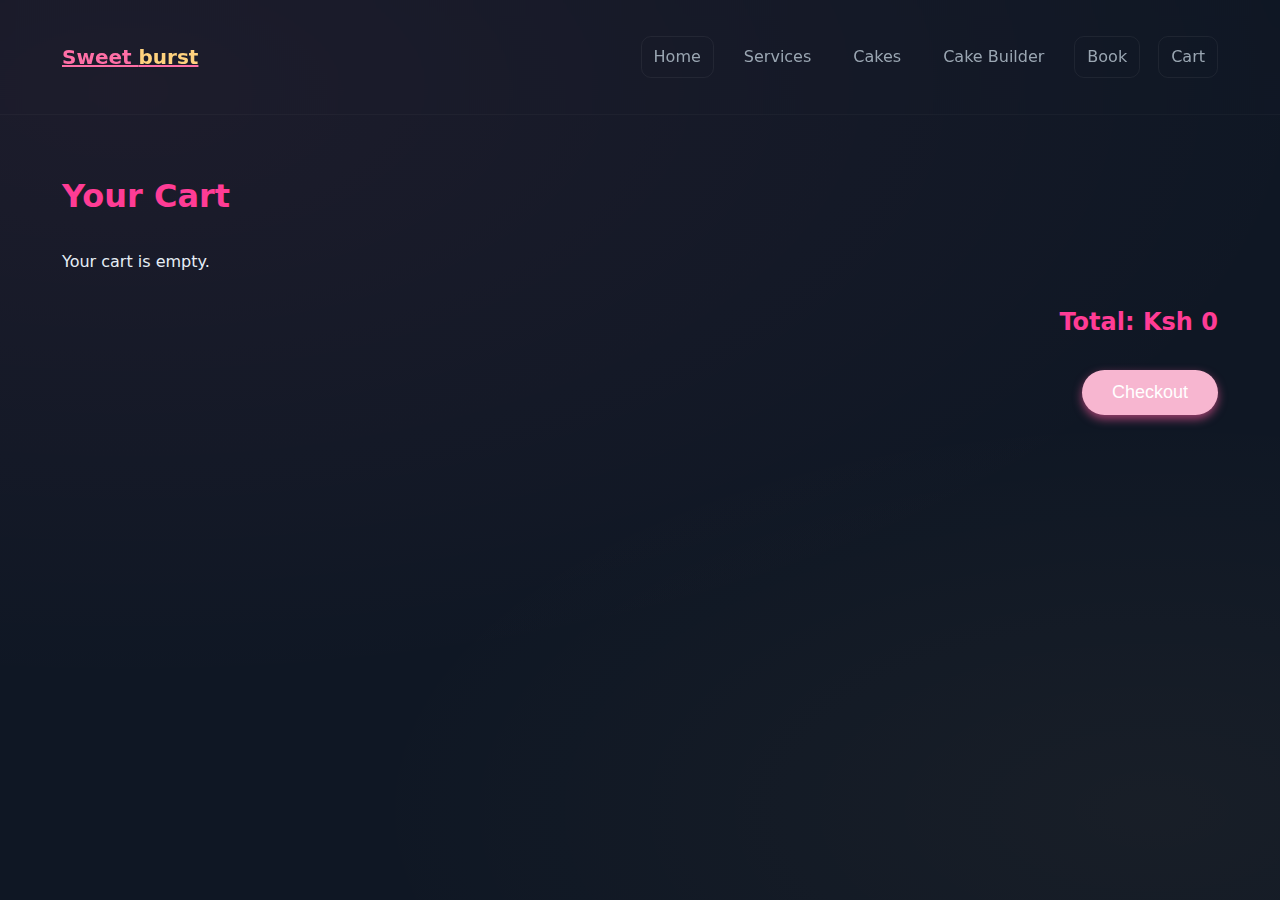
<file: cart.html>
<!DOCTYPE html>
<html lang="en">
<head>
  <meta charset="UTF-8" />
  <meta name="viewport" content="width=device-width, initial-scale=1" />
  <title>Your Cart – Sweet Burst</title>
  <link rel="stylesheet" href="cart.css" />
  <link rel="stylesheet" href="style.css" />
</head>
<body>

<header class="site-header">
    <div class="container header-inner">
      <a class="brand" href="index.html">Sweet <span>burst</span></a>

      <nav class="nav" aria-label="Main">
        <a href="index.html" class="btn-outline">Home</a>
        <a href="services.html">Services</a>
        <a href="cakes.html">Cakes</a>
        <a href="cake-builder.html" class="active">Cake Builder</a>
        <a href="Booking.html" class="btn-outline">Book</a>
        <a href="cart.html" class="btn-outline">Cart</a>
      </nav>

      <button id="menuBtn" class="menu-btn" aria-label="Open menu">☰</button>
    </div>
  </header>

<section class="cart-section">
  <div class="container">
    <h1>Your Cart</h1>

    <div id="cartItems"></div>

    <div class="cart-summary">
      <h2>Total: <span id="cartTotal">Ksh 0</span></h2>
      <button id="checkoutBtn" class="btn" disabled>Checkout</button>
    </div>
  </div>
</section>

<script src="cart.js"></script>

</body>
</html>
</file>
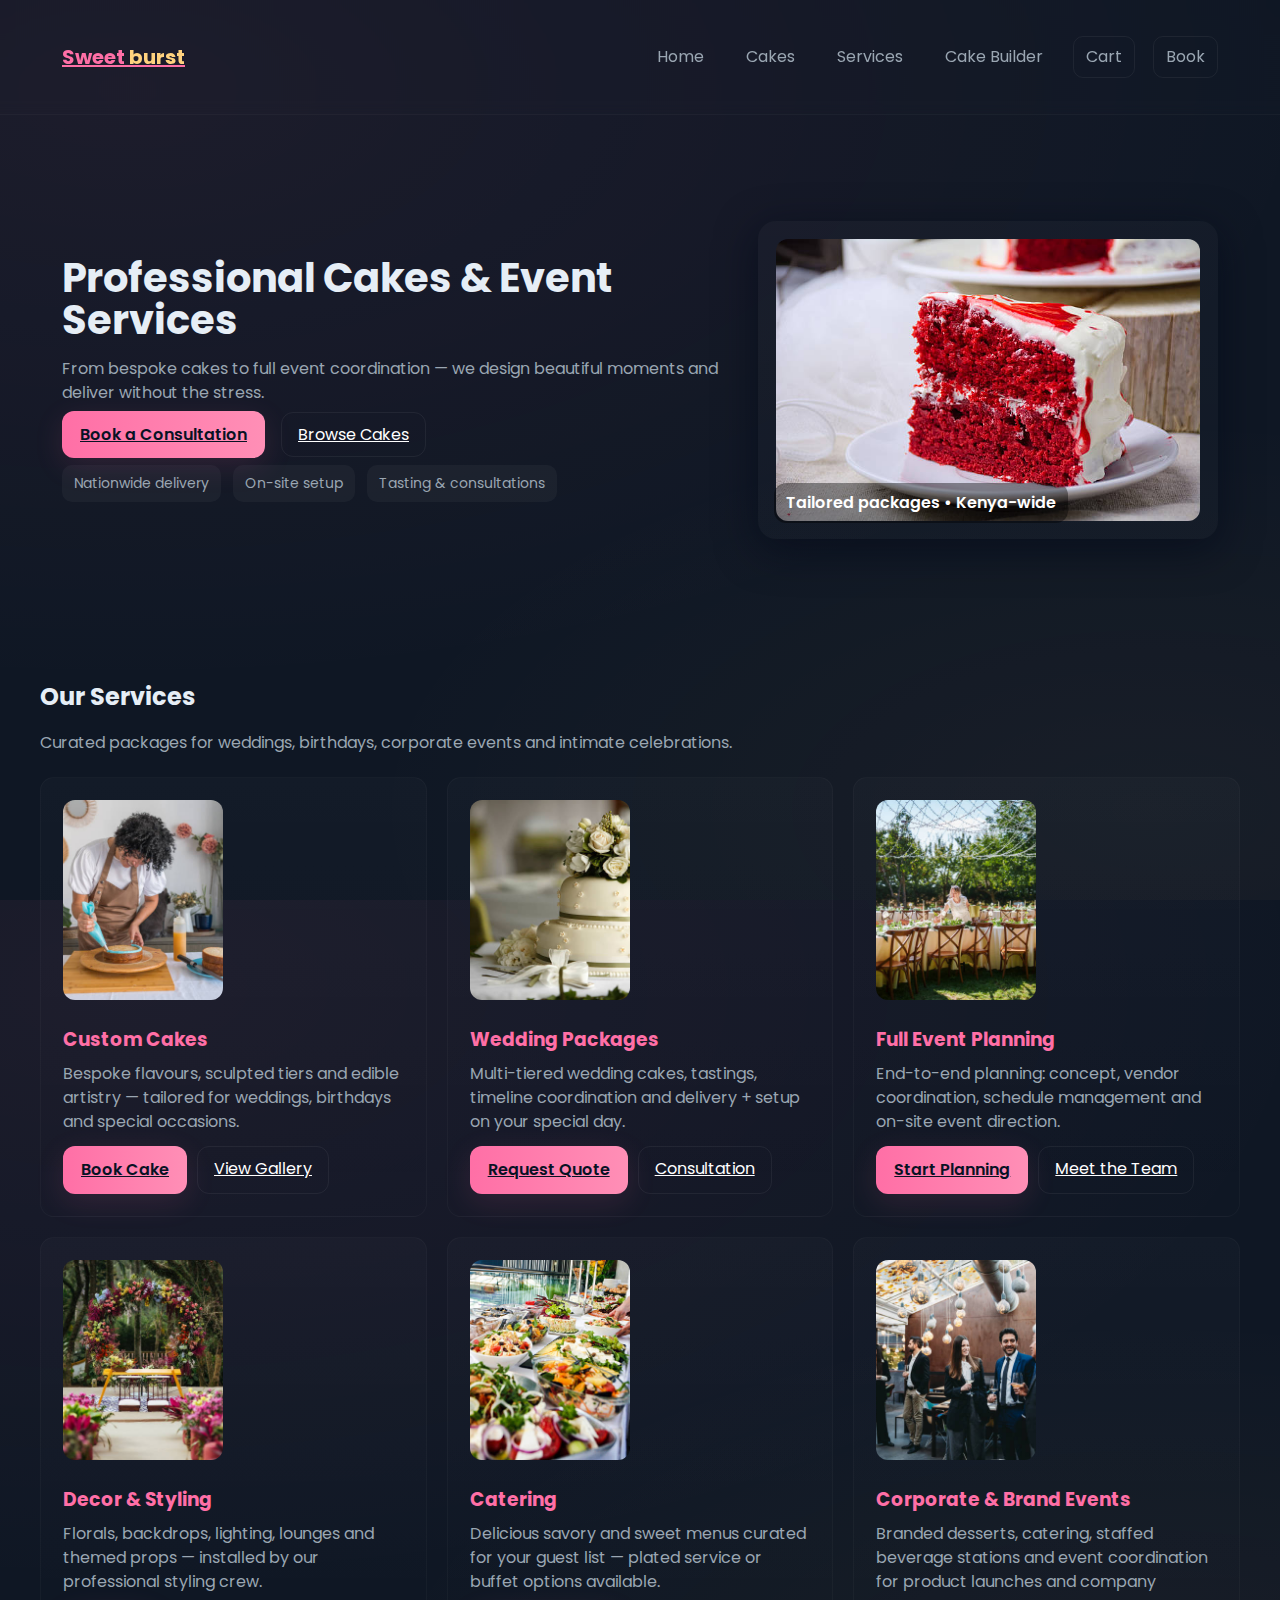
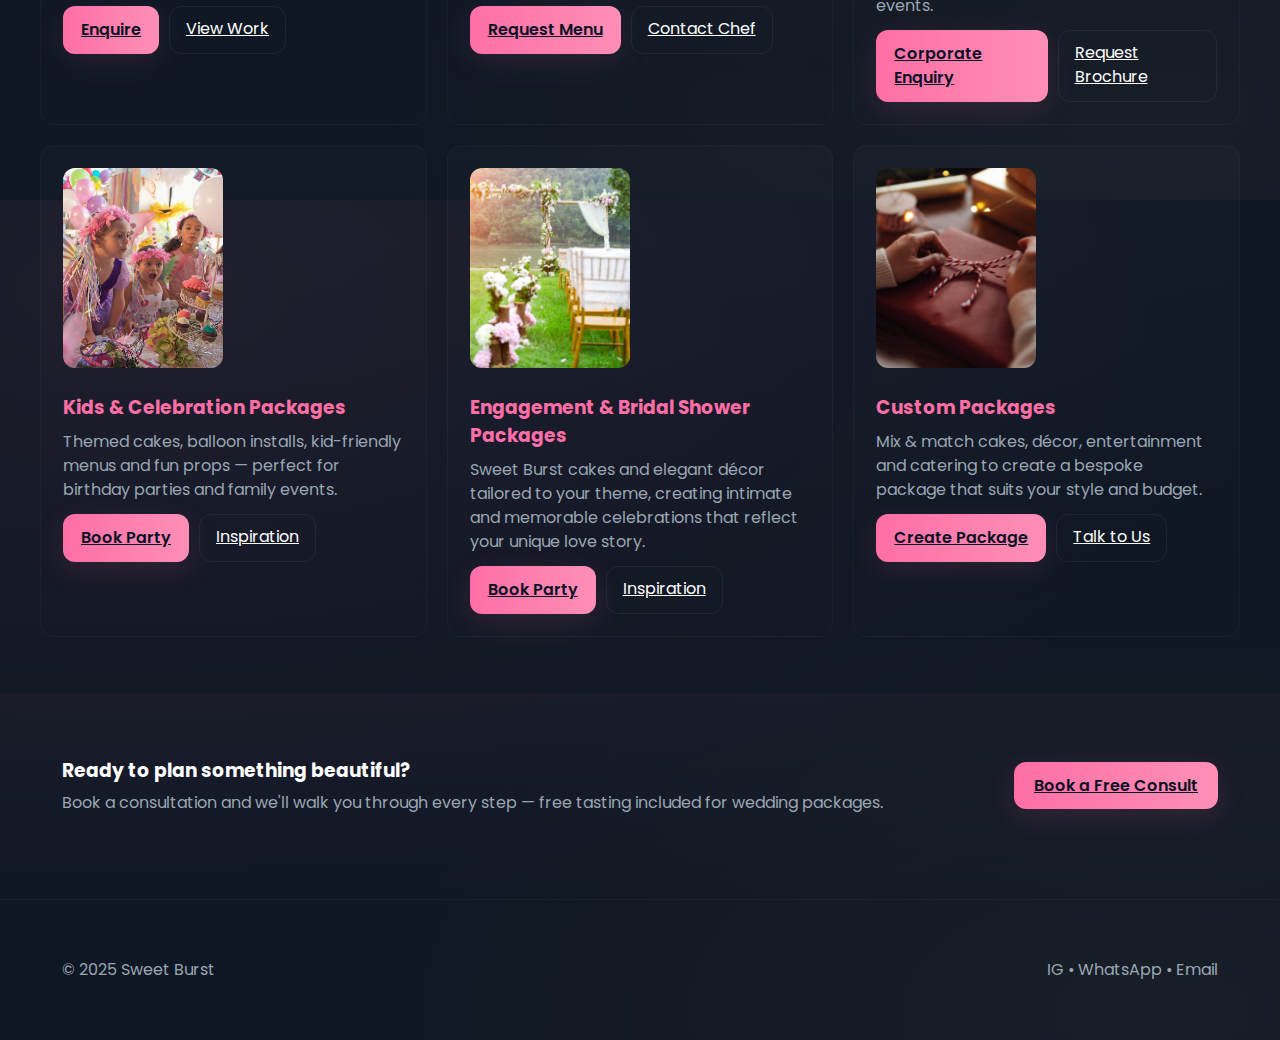
<file: services.html>
<!doctype html>
<html lang="en">
<head>
  <meta charset="utf-8" />
  <meta name="viewport" content="width=device-width,initial-scale=1" />
  <title>Services — Sweet Burst</title>

  <!-- Main stylesheet (your provided CSS) -->
  <link rel="stylesheet" href="style.css" />

  <!-- Optional: Google font already used site-wide -->
  <link rel="preconnect" href="https://fonts.gstatic.com" crossorigin>
  <link href="https://fonts.googleapis.com/css2?family=Poppins:wght@300;400;600;700&display=swap" rel="stylesheet">

  <meta name="description" content="Sweet Burst — Cakes, styling, full event planning, catering and bespoke packages." />
</head>
<body>

  <!-- header (uses your site-header and container classes) -->
  <header class="site-header">
    <div class="container header-inner">
      <a class="brand" href="index.html">Sweet <span>burst</span></a>

      <nav class="nav" aria-label="Main navigation">
        <a href="index.html">Home</a>
        <a href="cakes.html">Cakes</a>
        <a href="services.html" aria-current="page">Services</a>
        <a href="cake-builder.html">Cake Builder</a>
        <a href="cart.html" class="btn-outline">Cart</a>
        <a href="Booking.html" class="btn-outline">Book</a>
      </nav>

      <button id="menuBtn" class="menu-btn" aria-label="Open menu">☰</button>
    </div>
  </header>

  <main>

    <!-- HERO (reuses your .hero styles so it matches exactly) -->
    <section class="hero">
      <div class="container hero-grid" style="align-items:center;">
        <div class="hero-left">
          <h1>Professional Cakes & Event Services</h1>
          <p class="lead">From bespoke cakes to full event coordination — we design beautiful moments and deliver without the stress.</p>
          <div class="hero-cta">
            <a class="btn-primary" href="booking.html">Book a Consultation</a>
            <a class="btn-ghost" href="cakes.html">Browse Cakes</a>
          </div>

          <ul class="features-row" style="margin-top:18px;">
            <li>Nationwide delivery</li>
            <li>On-site setup</li>
            <li>Tasting & consultations</li>
          </ul>
        </div>

        <div class="hero-right">
          <div class="hero-card">
            <picture>
              <img src="redvelvet.jpg" alt="Beautiful tiered wedding cake">
            </picture>
            <div class="badge">Tailored packages • Kenya-wide</div>
          </div>
        </div>
      </div>
    </section>

    <!-- SERVICES GRID - uses your existing cards-grid / card styles so visuals match -->
    <section class="section container" aria-labelledby="servicesTitle">
      <h2 id="servicesTitle" class="section-title">Our Services</h2>
      <p class="section-sub">Curated packages for weddings, birthdays, corporate events and intimate celebrations.</p>

      <div class="cards-grid" role="list">

        <!-- Service 1 -->
        <article class="card" role="listitem" aria-label="Custom Cakes">
          <div class="product-card" style="flex-direction:column;align-items:stretch">
            <div class="product-media" style="height:200px;">
              <img src="custom.jpg" alt="Custom Cakes — Sweet Burst">
            </div>

            <div class="product-info" style="padding-top:14px">
              <h3 style="margin:0 0 8px;color:var(--accent)">Custom Cakes</h3>
              <p style="color:var(--muted);margin:0 0 12px">
                Bespoke flavours, sculpted tiers and edible artistry — tailored for weddings, birthdays and special occasions.
              </p>
              <div style="display:flex;gap:10px;">
                <a class="btn-primary" href="booking.html">Book Cake</a>
                <a class="btn-ghost" href="cakes.html">View Gallery</a>
              </div>
            </div>
          </div>
        </article>

        <!-- Service 2 -->
        <article class="card" role="listitem" aria-label="Wedding Packages">
          <div class="product-card" style="flex-direction:column;align-items:stretch">
            <div class="product-media" style="height:200px;">
              <img src="wedding.jpg" alt="Wedding Cakes">
            </div>

            <div class="product-info" style="padding-top:14px">
              <h3 style="margin:0 0 8px;color:var(--accent)">Wedding Packages</h3>
              <p style="color:var(--muted);margin:0 0 12px">
                Multi-tiered wedding cakes, tastings, timeline coordination and delivery + setup on your special day.
              </p>
              <div style="display:flex;gap:10px;">
                <a class="btn-primary" href="booking.html">Request Quote</a>
                <a class="btn-ghost" href="contact.html">Consultation</a>
              </div>
            </div>
          </div>
        </article>

        <!-- Service 3 -->
        <article class="card" role="listitem" aria-label="Event Planning">
          <div class="product-card" style="flex-direction:column;align-items:stretch">
            <div class="product-media" style="height:200px;">
              <img src="event.jpg" alt="Event Planning">
            </div>

            <div class="product-info" style="padding-top:14px">
              <h3 style="margin:0 0 8px;color:var(--accent)">Full Event Planning</h3>
              <p style="color:var(--muted);margin:0 0 12px">
                End-to-end planning: concept, vendor coordination, schedule management and on-site event direction.
              </p>
              <div style="display:flex;gap:10px;">
                <a class="btn-primary" href="booking.html">Start Planning</a>
                <a class="btn-ghost" href="about.html">Meet the Team</a>
              </div>
            </div>
          </div>
        </article>

        <!-- Service 4 -->
        <article class="card" role="listitem" aria-label="Décor & Styling">
          <div class="product-card" style="flex-direction:column;align-items:stretch">
            <div class="product-media" style="height:200px;">
              <img src="decor.jpg" alt="Decorations & Styling">
            </div>

            <div class="product-info" style="padding-top:14px">
              <h3 style="margin:0 0 8px;color:var(--accent)">Decor & Styling</h3>
              <p style="color:var(--muted);margin:0 0 12px">
                Florals, backdrops, lighting, lounges and themed props — installed by our professional styling crew.
              </p>
              <div style="display:flex;gap:10px;">
                <a class="btn-primary" href="booking.html">Enquire</a>
                <a class="btn-ghost" href="gallery.html">View Work</a>
              </div>
            </div>
          </div>
        </article>

        <!-- Service 5 -->
        <article class="card" role="listitem" aria-label="Catering">
          <div class="product-card" style="flex-direction:column;align-items:stretch">
            <div class="product-media" style="height:200px;">
              <img src="catering.jpg" alt="Catering Services">
            </div>

            <div class="product-info" style="padding-top:14px">
              <h3 style="margin:0 0 8px;color:var(--accent)">Catering</h3>
              <p style="color:var(--muted);margin:0 0 12px">
                Delicious savory and sweet menus curated for your guest list — plated service or buffet options available.
              </p>
              <div style="display:flex;gap:10px;">
                <a class="btn-primary" href="booking.html">Request Menu</a>
                <a class="btn-ghost" href="contact.html">Contact Chef</a>
              </div>
            </div>
          </div>
        </article>

        <!-- Service 6 -->
        <article class="card" role="listitem" aria-label="Corporate Events">
          <div class="product-card" style="flex-direction:column;align-items:stretch">
            <div class="product-media" style="height:200px;">
              <img src="corporate.jpg" alt="Corporate Events">
            </div>

            <div class="product-info" style="padding-top:14px">
              <h3 style="margin:0 0 8px;color:var(--accent)">Corporate & Brand Events</h3>
              <p style="color:var(--muted);margin:0 0 12px">
                Branded desserts, catering, staffed beverage stations and event coordination for product launches and company events.
              </p>
              <div style="display:flex;gap:10px;">
                <a class="btn-primary" href="booking.html">Corporate Enquiry</a>
                <a class="btn-ghost" href="contact.html">Request Brochure</a>
              </div>
            </div>
          </div>
        </article>

        <!-- Service 7 -->
        <article class="card" role="listitem" aria-label="Kids & Parties">
          <div class="product-card" style="flex-direction:column;align-items:stretch">
            <div class="product-media" style="height:200px;">
              <img src="kids.jpg" alt="Kids Parties">
            </div>

            <div class="product-info" style="padding-top:14px">
              <h3 style="margin:0 0 8px;color:var(--accent)">Kids & Celebration Packages</h3>
              <p style="color:var(--muted);margin:0 0 12px">
                Themed cakes, balloon installs, kid-friendly menus and fun props — perfect for birthday parties and family events.
              </p>
              <div style="display:flex;gap:10px;">
                <a class="btn-primary" href="booking.html">Book Party</a>
                <a class="btn-ghost" href="gallery.html">Inspiration</a>
              </div>
            </div>
          </div>
        </article>

        <!-- Service 8 -->
        <article class="card" role="listitem" aria-label="Kids & Parties">
          <div class="product-card" style="flex-direction:column;align-items:stretch">
            <div class="product-media" style="height:200px;">
              <img src="bridal.jpg" alt="Kids Parties">
            </div>

            <div class="product-info" style="padding-top:14px">
              <h3 style="margin:0 0 8px;color:var(--accent)">Engagement & Bridal Shower Packages</h3>
              <p style="color:var(--muted);margin:0 0 12px">
             Sweet Burst cakes and elegant décor tailored to your theme, creating intimate and memorable celebrations that reflect your unique love story.              </p>
              <div style="display:flex;gap:10px;">
                <a class="btn-primary" href="booking.html">Book Party</a>
                <a class="btn-ghost" href="gallery.html">Inspiration</a>
              </div>
            </div>
          </div>
        </article>

        <!-- Service 9 -->
        <article class="card" role="listitem" aria-label="Custom Packages">
          <div class="product-card" style="flex-direction:column;align-items:stretch">
            <div class="product-media" style="height:200px;">
              <img src="packaging.jpg" alt="Custom Packages">
            </div>

            <div class="product-info" style="padding-top:14px">
              <h3 style="margin:0 0 8px;color:var(--accent)">Custom Packages</h3>
              <p style="color:var(--muted);margin:0 0 12px">
                Mix & match cakes, décor, entertainment and catering to create a bespoke package that suits your style and budget.
              </p>
              <div style="display:flex;gap:10px;">
                <a class="btn-primary" href="booking.html">Create Package</a>
                <a class="btn-ghost" href="contact.html">Talk to Us</a>
              </div>
            </div>
          </div>
        </article>

      </div>
    </section>

    <!-- Optional CTA strip that matches hero look -->
    <section class="section" aria-hidden="false" style="padding:28px 0 48px;background:linear-gradient(180deg, rgba(255,111,166,0.03), transparent);">
      <div class="container" style="display:flex;align-items:center;gap:18px;flex-wrap:wrap;justify-content:space-between">
        <div>
          <h3 style="margin:0;color:#fff">Ready to plan something beautiful?</h3>
          <p style="margin:6px 0 0;color:var(--muted)">Book a consultation and we'll walk you through every step — free tasting included for wedding packages.</p>
        </div>
        <div>
          <a class="btn-primary" href="booking.html" style="padding:12px 20px">Book a Free Consult</a>
        </div>
      </div>
    </section>

    <!-- Footer -->
    <footer class="site-footer">
      <div class="container footer-inner" style="display:flex;justify-content:space-between;align-items:center;gap:12px;flex-wrap:wrap">
        <div>© 2025 Sweet Burst</div>
        <div style="color:var(--muted)">IG • WhatsApp • Email</div>
      </div>
    </footer>

  </main>

  <!-- small script to enable mobile menu toggle (keeps behaviour consistent with index) -->
  <script>
    const menuBtn = document.getElementById('menuBtn');
    const nav = document.querySelector('.nav');
    menuBtn?.addEventListener('click', ()=> {
      if(!nav) return;
      nav.style.display = nav.style.display === 'flex' ? 'none' : 'flex';
    });
  </script>
</body>
</html>
</file>
<file: cart.css>
body {
  font-family: 'Poppins', sans-serif;
  background: #fff5fa;
  margin: 0;
  padding: 0;
  color: #222;
}

.container {
  max-width: 900px;
  margin: 0 auto;
  padding: 20px;
}

h1 {
  color: #ff3c95;
  margin-bottom: 30px;
}

.cart-item {
  display: flex;
  gap: 20px;
  background: rgb(119, 111, 111);
  padding: 15px;
  border-radius: 12px;
  margin-bottom: 20px;
  box-shadow: 0 3px 10px rgb(0 0 0 / 0.1);
  align-items: center;
}

.cart-item img {
  width: 140px;
  border-radius: 12px;
  object-fit: cover;
}

.cart-item-details {
  flex: 1;
}

.cart-item-details p {
  margin: 6px 0;
  font-size: 16px;
}

.qty-control {
  display: flex;
  align-items: center;
  gap: 10px;
}

.qty-control button {
  width: 30px;
  height: 30px;
  background: #ff5da2;
  border: none;
  border-radius: 50%;
  color: rgb(117, 111, 111);
  font-weight: 700;
  cursor: pointer;
  user-select: none;
  font-size: 18px;
}

.qty-control span {
  min-width: 24px;
  text-align: center;
  font-weight: 600;
}

.remove-btn {
  background: #ff385c;
  border: none;
  padding: 6px 14px;
  color: white;
  border-radius: 20px;
  cursor: pointer;
  font-weight: 600;
  margin-left: 20px;
  transition: background-color 0.3s ease;
}

.remove-btn:hover {
  background: #d32b48;
}

.cart-summary {
  margin-top: 30px;
  text-align: right;
}

.cart-summary h2 {
  font-size: 24px;
  color: #ff3c95;
}

.btn {
  background: #ff5da2;
  color: white;
  padding: 12px 30px;
  border: none;
  border-radius: 40px;
  font-size: 18px;
  cursor: pointer;
  box-shadow: 0 4px 10px rgb(255 93 162 / 0.6);
  transition: background-color 0.3s ease;
  margin-top: 10px;
}

.btn:disabled {
  background: #f7b6d0;
  cursor: not-allowed;
}

.btn:hover:not(:disabled) {
  background: #ec3f91;
}

/* Responsive */

@media (max-width: 700px) {
  .cart-item {
    flex-direction: column;
    align-items: flex-start;
  }

  .cart-item img {
    width: 100%;
    max-width: 300px;
    margin-bottom: 12px;
  }

  .cart-summary {
    text-align: center;
  }
}
</file>
<file: style.css>
:root{
  --bg: #0f1724; /* deep navy */
  --card:#0b1320;
  --muted:#9aa6b2;
  --accent: #ff6fa6;
  --accent-2: #ffd27e;
  --glass: rgba(255,255,255,0.04);
  --max:1200px;
  --radius:14px;
  --gap:20px;
  --surface: linear-gradient(180deg, rgba(255,255,255,0.02), rgba(255,255,255,0.01));
}

*{box-sizing:border-box}
html,body{height:100%}
body{
  margin:0;
  background: radial-gradient(1200px 600px at 10% 10%, rgba(255,111,166,0.06), transparent),
              radial-gradient(800px 400px at 90% 90%, rgba(255,210,126,0.04), transparent),
              var(--bg);
  color:#e6eef6;
  font-family:'Poppins',system-ui,-apple-system,Segoe UI,Roboto,"Helvetica Neue",Arial;
  -webkit-font-smoothing:antialiased;
  -moz-osx-font-smoothing:grayscale;
  line-height:1.5;
}

/* Container */
.container{max-width:var(--max);margin:0 auto;padding:36px 22px;}

/* Header */
.site-header{position:sticky;top:0;backdrop-filter: blur(6px);z-index:40;border-bottom:1px solid rgba(255,255,255,0.03)}
.header-inner{display:flex;align-items:center;gap:16px}
.brand{font-weight:700;font-size:20px;color:var(--accent)}
.brand span{color:var(--accent-2)}
.nav{margin-left:auto;display:flex;gap:18px;align-items:center}
.nav a{color:var(--muted);text-decoration:none;padding:8px 12px;border-radius:10px}
.nav a:hover{color:#fff}
.btn-outline{border:1px solid rgba(255,255,255,0.06);padding:8px 12px;border-radius:12px;color:var(--accent)}
.menu-btn{display:none;background:none;border:0;color:var(--muted);font-size:20px}

/* HERO */
.hero{padding:70px 0 48px}
.hero-grid{display:grid;grid-template-columns:1fr 460px;gap:36px;align-items:center}
.hero-left h1{font-size:40px;margin:0 0 12px;line-height:1.05}
.lead{color:var(--muted);margin-bottom:18px}
.hero-cta .btn-primary{margin-right:12px}
.btn-primary{
  background: linear-gradient(90deg,var(--accent),#ff8fb6);
  color:#081224;border:0;padding:12px 18px;border-radius:12px;font-weight:600;cursor:pointer;box-shadow:0 8px 30px rgba(255,111,166,0.12);
}
.btn-ghost{background:transparent;border:1px solid rgba(255,255,255,0.06);color:#fff;padding:10px 16px;border-radius:12px}
.features-row{list-style:none;padding:0;margin:18px 0 0;display:flex;gap:12px}
.features-row li{background:var(--glass);padding:8px 12px;border-radius:10px;color:var(--muted);font-size:14px}

/* hero card */
.hero-card{background:linear-gradient(180deg, rgba(255,255,255,0.02), rgba(255,255,255,0.01));padding:18px;border-radius:18px;box-shadow:0 10px 40px rgba(3,8,23,0.6);position:relative;overflow:hidden}
.hero-card img{width:100%;height:auto;border-radius:12px;display:block}
.badge{position:absolute;left:16px;bottom:16px;background:rgba(0,0,0,0.4);padding:8px 12px;border-radius:12px;font-weight:600;color:#fff}

/* sections */
.section{padding:56px 0}
.section-title{font-size:24px;margin:0 0 8px}
.section-sub{color:var(--muted);margin-bottom:22px}

/* cards grid */
.cards-grid{display:grid;grid-template-columns:repeat(3,1fr);gap:20px}
.card{background:linear-gradient(180deg, rgba(255,255,255,0.02), transparent);padding:22px;border-radius:14px;border:1px solid rgba(255,255,255,0.03)}

/* Swiper styling */
.mySwiper, .testimonySwiper{width:100%;padding:24px 0}
.swiper-slide{background:linear-gradient(180deg, rgba(255,255,255,0.02), transparent);padding:16px;border-radius:14px;border:1px solid rgba(255,255,255,0.03)}
.swiper-button-prev, .swiper-button-next{color:#fff}
.swiper-pagination-bullet{background:rgba(255,255,255,0.2)}

/* product slide card */
.product-card{display:flex;gap:12px;align-items:center}
.product-media{width:160px;height:120px;border-radius:12px;overflow:hidden;flex-shrink:0}
.product-media img{width:100%;height:100%;object-fit:cover}
.product-info h4{margin:0 0 6px}
.product-info p{margin:0;color:var(--muted)}
.product-price{font-weight:700;margin-top:10px}

/* pricing */
.pricing-grid{display:grid;grid-template-columns:repeat(3,1fr);gap:20px}
.pricing-card{padding:20px;border-radius:12px;background:linear-gradient(180deg, rgba(255,255,255,0.015), transparent);border:1px solid rgba(255,255,255,0.03);text-align:center}
.pricing-card.highlight{box-shadow:0 12px 40px rgba(255,111,166,0.08);transform:translateY(-6px);border:1px solid rgba(255,111,166,0.12)}
.price{font-size:20px;font-weight:700;margin:12px 0}

/* testimonials */
.testimony{padding:18px;min-height:120px;display:flex;flex-direction:column;justify-content:center}
.testimony blockquote{font-size:16px;margin:0 0 12px;color:#f5f7fb}
.testimony cite{color:var(--muted);font-size:14px}

/* booking form */
.booking-form{max-width:900px;margin:18px auto 80px;display:grid;gap:14px}
.form-row{display:flex;gap:12px}
.booking-form label{display:block;color:var(--muted)}
.booking-form input, .booking-form textarea, .booking-form select{width:100%;padding:10px;border-radius:10px;border:1px solid rgba(255,255,255,0.04);background:transparent;color:#fff}

/* modal builder */
.modal{position:fixed;inset:0;display:flex;align-items:center;justify-content:center;background:linear-gradient(rgba(5,7,11,0.6), rgba(5,7,11,0.6));z-index:200;opacity:0;pointer-events:none;transition:opacity .25s ease}
.modal[aria-hidden="false"]{opacity:1;pointer-events:auto}
.modal-panel{background:linear-gradient(180deg, rgba(255,255,255,0.02), rgba(255,255,255,0.015));padding:22px;border-radius:14px;max-width:900px;width:95%;position:relative}
.modal-close{position:absolute;right:12px;top:12px;background:none;border:0;color:var(--muted);font-size:18px}

/* builder grid */
.builder-grid{display:grid;grid-template-columns:1fr 1fr 1fr 260px;gap:12px}
.extras label{display:block;color:var(--muted);font-size:14px}
.builder-preview{background:rgba(255,255,255,0.01);padding:14px;border-radius:10px;display:flex;flex-direction:column;justify-content:center;align-items:center}
.big-price{font-size:22px;font-weight:800;margin-top:8px}

/* footer */
.site-footer{padding:22px 0;border-top:1px solid rgba(255,255,255,0.03);color:var(--muted)}

/* responsive */
@media (max-width:980px){
  .hero-grid{grid-template-columns:1fr}
  .cards-grid{grid-template-columns:1fr}
  .pricing-grid{grid-template-columns:1fr}
  .builder-grid{grid-template-columns:1fr}
  .menu-btn{display:block}
  .nav{display:none}
}

/* Cake Filters */
.cake-filter {
  text-align: center;
  margin-top: 20px;
}

.filter-btn {
  padding: 10px 20px;
  margin: 5px;
  border: none;
  background: #ececec;
  border-radius: 25px;
  cursor: pointer;
  font-weight: 600;
  transition: 0.3s;
}

.filter-btn.active,
.filter-btn:hover {
  background: #ff5da2;
  color: #fff;
}

/* Cake Grid */
.cake-grid {
  display: grid;
  grid-template-columns: repeat(auto-fit, minmax(260px, 1fr));
  gap: 25px;
  padding: 40px;
}

.cake-card {
  background: #7a7272;
  border-radius: 15px;
  overflow: hidden;
  box-shadow: 0 5px 15px #0002;
  cursor: pointer;
  transform: translateY(20px);
  opacity: 0;
  animation: fadeUp 0.6s forwards;
}

.cake-card img {
  width: 100%;
  height: 220px;
  object-fit: cover;
  transition: 0.4s;
}

.cake-card:hover img {
  transform: scale(1.06);
}

.cake-info {
  padding: 15px;
}

.cake-info h3 {
  margin: 0;
  font-size: 20px;
  font-weight: 600;
}

.cake-info p {
  color: #ff5da2;
  font-weight: 600;
}

/* Fade Animation */
@keyframes fadeUp {
  to {
    transform: translateY(0);
    opacity: 1;
  }
}

/* Modal */
.modal {
  position: fixed;
  top: 0; left: 0;
  width: 100%; height: 100%;
  background: #0008;
  display: none;
  justify-content: center;
  align-items: center;
}

.modal-content {
  background: white;
  padding: 25px;
  border-radius: 10px;
  width: 350px;
  text-align: center;
  animation: popUp 0.4s ease;
}

@keyframes popUp {
  from { transform: scale(0.6); opacity: 0; }
  to   { transform: scale(1);   opacity: 1; }
}

#modalImg {
  width: 100%;
  border-radius: 10px;
  margin-bottom: 15px;
}

#modalClose {
  float: right;
  cursor: pointer;
  font-size: 22px;
  color: #333;
}
</file>
